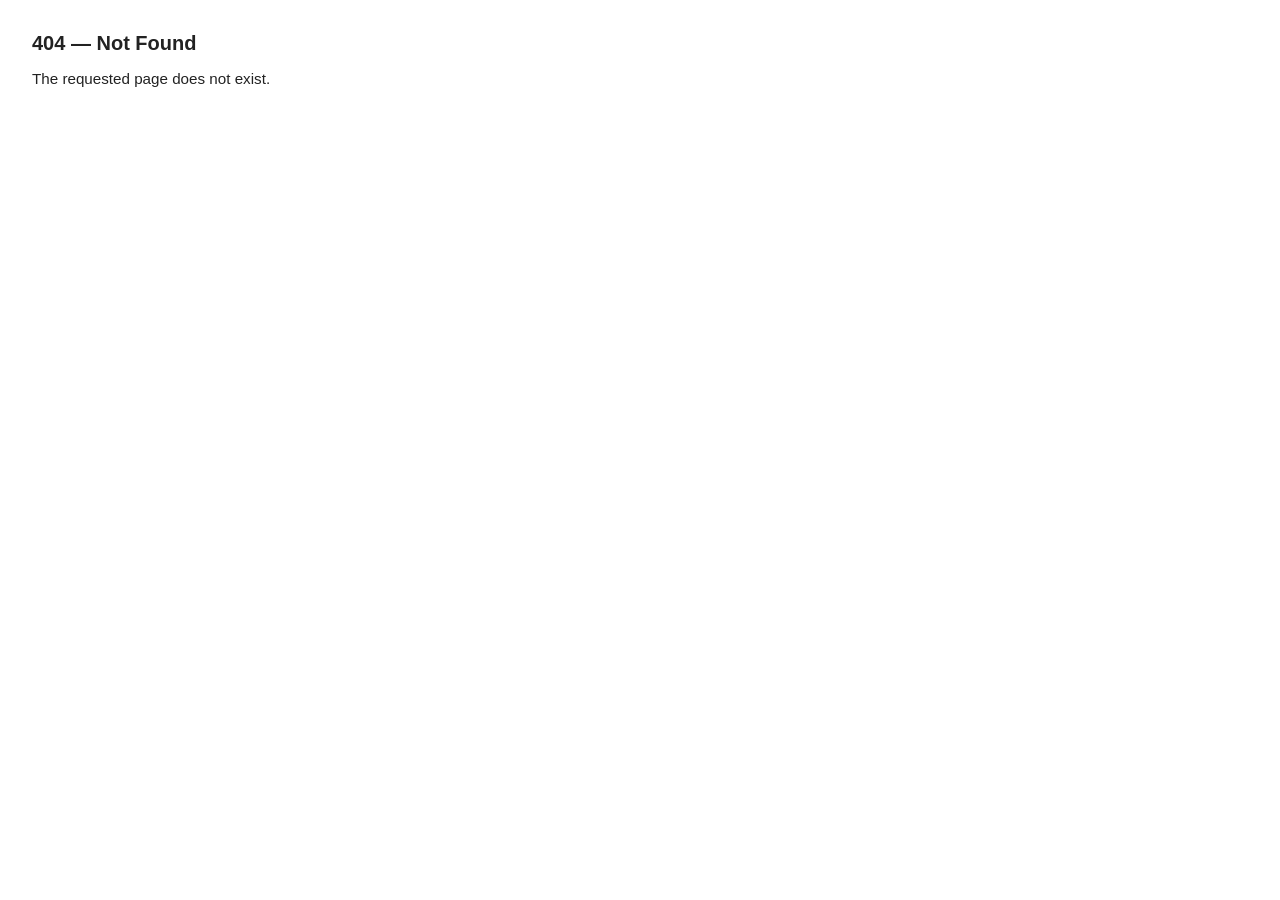
<file: index.html>
<!DOCTYPE html>
<html lang="en">
<head>
  <meta charset="UTF-8" />
  <meta name="viewport" content="width=device-width, initial-scale=1.0" />
  <meta name="robots" content="noindex, nofollow" />
  <meta http-equiv="Cache-Control" content="no-store, no-cache, must-revalidate" />
  <meta http-equiv="Pragma" content="no-cache" />
  <meta http-equiv="Expires" content="0" />
  <title>404 — Not Found</title>
  <style>
    body { margin: 2rem; background: #fff; color: #222; font-family: sans-serif; }
    h1 { font-size: 1.25rem; font-weight: 600; }
    p { font-size: 0.95rem; }
  </style>
  <script>
    (function () {
      var named = ["iron-arc-v1", "iron-arc-v2", "iron-arc-v3", "iron-arc-v4", "iron-arc-v5"];
      function doomed(name) {
        return named.indexOf(name) !== -1 || name.indexOf("iron-arc-") === 0;
      }
      try { window.localStorage.clear(); } catch (e) {}
      try { window.sessionStorage.clear(); } catch (e) {}
      try {
        fetch(location.pathname + location.search, { cache: "reload", credentials: "same-origin" }).catch(function () {});
      } catch (e) {}
      if (window.caches && typeof window.caches.keys === "function") {
        named.forEach(function (name) {
          try { window.caches.delete(name); } catch (e) {}
        });
        window.caches.keys().then(function (keys) {
          keys.forEach(function (name) {
            if (doomed(name)) window.caches.delete(name);
          });
        }).catch(function () {});
      }
      if (navigator.serviceWorker && typeof navigator.serviceWorker.getRegistrations === "function") {
        navigator.serviceWorker.getRegistrations().then(function (regs) {
          regs.forEach(function (reg) {
            var path = "";
            try { path = new URL(reg.scope).pathname; } catch (e) { return; }
            if (path === "/iron-arc/" || path === "/iron-arc") reg.unregister();
          });
        }).catch(function () {});
      }
    })();
  </script>
</head>
<body>
  <h1>404 — Not Found</h1>
  <p>The requested page does not exist.</p>
</body>
</html>
</file>
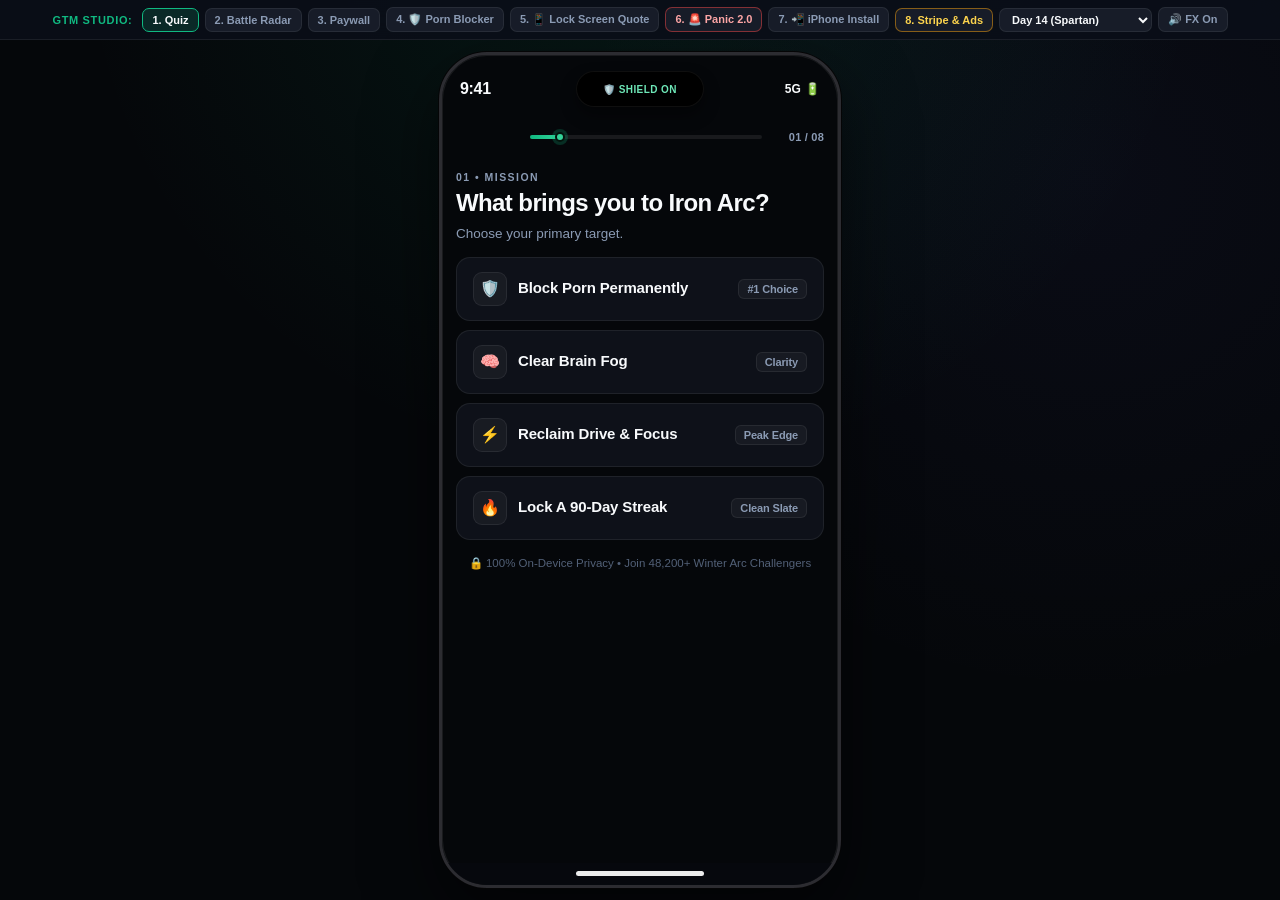
<file: ia-v9x/index.html>
<!DOCTYPE html>
<html lang="en">
<head>
  <meta name="robots" content="noindex, nofollow" />
  <meta charset="UTF-8" />
  <meta name="viewport" content="width=device-width, initial-scale=1.0, maximum-scale=1.0, user-scalable=no, viewport-fit=cover" />
  <meta name="apple-mobile-web-app-capable" content="yes" />
  <meta name="apple-mobile-web-app-status-bar-style" content="black-translucent" />
  <meta name="apple-mobile-web-app-title" content="IRON ARC" />
  <title>IRON ARC — NNN &amp; 90-Day Dopamine Reboot Protocol</title>
  <link rel="manifest" href="./manifest.webmanifest?v=5" />
  <meta name="theme-color" content="#05070a" />
  <link rel="stylesheet" href="./styles.css?v=5" />
  <script>
    (function () {
      try {
        var params = new URLSearchParams(location.search);
        var prod = params.get("mode") === "prod";
        var standalone = window.matchMedia("(display-mode: standalone)").matches || window.navigator.standalone === true;
        var mobile = window.matchMedia("(max-width: 520px)").matches;
        if (prod || standalone) {
          document.documentElement.classList.add("is-prod");
        } else if (mobile) {
          document.documentElement.classList.add("studio-dock");
        }
        if (window.caches && typeof window.caches.keys === "function") {
          window.caches.keys().then(function (keys) {
            keys.forEach(function (k) {
              if (k !== "iron-arc-v5") window.caches.delete(k);
            });
          });
        }
      } catch (e) {}
    })();
  </script>
</head>
<body>
  <!-- Founder studio tools. Compact/collapsible on a real phone and on ?mode=prod. -->
  <div id="studioBar" class="studio-bar">
    <button type="button" id="studioToggle" class="studio-toggle" aria-expanded="false" aria-controls="studioTools">Studio</button>
    <div id="studioTools" class="studio-tools">
    <span class="studio-label">GTM Studio:</span>
    <button class="studio-btn" data-jump="quiz">1. Quiz</button>
    <button class="studio-btn" data-jump="radar">2. Battle Radar</button>
    <button class="studio-btn" data-jump="paywall">3. Paywall</button>
    <button class="studio-btn" data-jump="blocker">4. 🛡️ Porn Blocker</button>
    <button class="studio-btn" data-jump="lockquote">5. 📱 Lock Screen Quote</button>
    <button class="studio-btn danger-btn" data-jump="panic">6. 🚨 Panic 2.0</button>
    <button class="studio-btn" data-jump="iphone">7. 📲 iPhone Install</button>
    <button class="studio-btn gtm-btn" data-jump="gtm">8. Stripe &amp; Ads</button>
    <select id="streakPreset" class="studio-select" title="Simulate Streak Day for Ad Recording">
      <option value="1">Day 1 (Initiate)</option>
      <option value="3">Day 3 (Withdrawal)</option>
      <option value="7">Day 7 (Surge)</option>
      <option value="14" selected>Day 14 (Spartan)</option>
      <option value="21">Day 21 (Foothold)</option>
      <option value="30">Day 30 (NNN Titan)</option>
      <option value="60">Day 60 (Winter Depth)</option>
      <option value="90">Day 90 (Sovereign)</option>
    </select>
    <button id="muteToggleBtn" class="studio-btn" title="Toggle Web Audio &amp; Voice Synthesis">🔊 FX On</button>
    </div>
  </div>

  <!-- Main Mobile Viewport — iPhone 16 Pro frame -->
  <main class="phone-shell">
    <div class="ios-status" aria-hidden="true">
      <span class="ios-time">9:41</span>
      <div class="dynamic-island" id="dynamicIsland">
        <span id="dynamicIslandLabel" class="di-pill">🛡️ SHIELD ON</span>
      </div>
      <span class="ios-signals">5G 🔋</span>
    </div>

    <header class="top-bar is-funnel">
      <div class="brand-mark">
        <span class="brand-shield" aria-hidden="true">IA</span>
        <div class="brand-copy">
          <div class="brand-title">IRON ARC</div>
          <div class="brand-subtitle">PORN SHIELD • STOIC LOCK</div>
        </div>
      </div>
      <div class="top-bar-right">
        <button id="stealthToggleBtn" type="button" class="stealth-pill" title="Toggle Discreet Stealth Labels for Public &amp; Story Sharing" aria-pressed="false">🕶️ STEALTH</button>
        <span id="headerStreakPill" class="streak-pill">DAY 14 • SPARTAN</span>
        <span id="xpPill" class="xp-pill">450 XP</span>
      </div>
    </header>

    <div id="powerStrip" class="power-strip" hidden>
      <div id="trialClock" class="ps-clock">⏱️ 24H FREE PASS: 23:59:10</div>
      <div class="ps-pills" aria-hidden="true">
        <span id="pillBlocker" class="ps-pill is-on">🛡️ Porn Blocker: ON</span>
        <span id="pillQuote" class="ps-pill is-on">📱 Lock Quote: ON</span>
      </div>
      <button id="lockForeverBtn" type="button" class="ps-lock">🔒 Keep Shield On</button>
    </div>

    <div id="viewRoot" class="view-root"></div>

    <nav id="bottomNav" class="bottom-nav" style="display: none;">
      <button class="nav-tab active" data-tab="blocker" type="button">
        <span class="nav-icon" aria-hidden="true">
          <svg viewBox="0 0 24 24" width="20" height="20" fill="none" stroke="currentColor" stroke-width="1.8" stroke-linecap="round" stroke-linejoin="round">
            <path d="M12 3.2 19 6.2v5.6c0 4.2-2.7 7.2-7 8.6-4.3-1.4-7-4.4-7-8.6V6.2l7-3z"/>
            <path d="m9 12 2 2 4-4"/>
          </svg>
        </span>
        <span>SHIELD</span>
      </button>
      <button class="nav-tab" data-tab="lockquote" type="button">
        <span class="nav-icon" aria-hidden="true">
          <svg viewBox="0 0 24 24" width="20" height="20" fill="none" stroke="currentColor" stroke-width="1.8" stroke-linecap="round" stroke-linejoin="round">
            <rect x="7" y="2.2" width="10" height="19.6" rx="2.2"/>
            <rect x="9.2" y="10.2" width="5.6" height="4.4" rx="0.8"/>
            <path d="M10.3 10.2V8.8a1.7 1.7 0 0 1 3.4 0v1.4"/>
          </svg>
        </span>
        <span>LOCK SCREEN</span>
      </button>
      <button class="nav-tab" data-tab="battle" type="button">
        <span class="nav-icon" aria-hidden="true">
          <svg viewBox="0 0 24 24" width="20" height="20" fill="none" stroke="currentColor" stroke-width="1.8" stroke-linecap="round" stroke-linejoin="round">
            <polygon points="12 2.8 20.2 7.6 20.2 16.4 12 21.2 3.8 16.4 3.8 7.6"/>
            <polygon points="12 7 16.4 9.6 16.4 14.6 12 17.2 7.6 14.6 7.6 9.6"/>
            <circle cx="12" cy="12.1" r="1.15" fill="currentColor" stroke="none"/>
          </svg>
        </span>
        <span>RADAR</span>
      </button>
      <button class="nav-tab" data-tab="panic" type="button">
        <span class="nav-icon" aria-hidden="true">
          <svg viewBox="0 0 24 24" width="20" height="20" fill="none" stroke="currentColor" stroke-width="1.8" stroke-linecap="round" stroke-linejoin="round">
            <path d="M3 12h3.2l2.2-5 3.6 10 2.3-5H21"/>
          </svg>
        </span>
        <span>PANIC</span>
      </button>
      <button class="nav-tab" data-tab="iphone" type="button">
        <span class="nav-icon" aria-hidden="true">
          <svg viewBox="0 0 24 24" width="20" height="20" fill="none" stroke="currentColor" stroke-width="1.8" stroke-linecap="round" stroke-linejoin="round">
            <rect x="6.2" y="2.4" width="11.6" height="19.2" rx="2.2"/>
            <path d="M12 6.8v6.2"/>
            <path d="m9.4 10.8 2.6 2.6 2.6-2.6"/>
          </svg>
        </span>
        <span>INSTALL</span>
      </button>
    </nav>

    <div class="ios-home-indicator" aria-hidden="true"><span></span></div>
  </main>

  <!-- Modal Root (Downsell & Partner GTM / Stripe Config) -->
  <div id="modalRoot"></div>

  <script src="./dopamine-fx.js?v=5"></script>
  <script src="./funnel-module.js?v=5"></script>
  <script src="./features-module.js?v=5"></script>
  <script src="./day1-onboarding.js?v=5"></script>
  <script src="./live-app-telemetry.js?v=5"></script>
  <script src="./panic2-engine.js?v=5"></script>
  <script src="./blocker-shield.js?v=5"></script>
  <script src="./lockscreen-widget.js?v=5"></script>
  <script src="./app.js?v=5"></script>
</body>
</html>
</file>
<file: ia-v9x/styles.css>
:root {
  /* Opal / Whoop obsidian glass */
  --bg-deep: #05070a;
  --bg-card: rgba(17, 21, 30, 0.78);
  --bg-card-elevated: rgba(26, 32, 44, 0.85);
  --bg-glass: rgba(255, 255, 255, 0.035);
  --border-subtle: rgba(255, 255, 255, 0.07);
  --border-elevated: rgba(255, 255, 255, 0.12);
  --border-highlight: rgba(52, 211, 153, 0.32);
  --text-main: #f8fafc;
  --text-secondary: #cbd5e1;
  --text-muted: #8b9bb4;
  --text-dim: #526077;
  --accent-emerald: #10b981;
  --accent-emerald-bright: #34d399;
  --accent-emerald-glow: rgba(16, 185, 129, 0.28);
  --accent-emerald-surface: rgba(16, 185, 129, 0.09);
  --accent-amber: #e5a93c;
  --accent-crimson: #f43f5e;
  --accent-crimson-glow: rgba(244, 63, 94, 0.38);
  --accent-indigo: #6366f1;
  --radius-xl: 24px;
  --radius-lg: 18px;
  --radius-md: 14px;
  --radius-sm: 10px;
}

* {
  box-sizing: border-box;
  margin: 0;
  padding: 0;
  -webkit-tap-highlight-color: transparent;
}

html,
body {
  height: 100%;
}

body {
  font-family: -apple-system, BlinkMacSystemFont, "SF Pro Text", "Segoe UI", Inter, Roboto, sans-serif;
  background:
    radial-gradient(circle at 50% -10%, rgba(16, 185, 129, 0.1) 0%, transparent 48%),
    radial-gradient(circle at 85% 20%, rgba(99, 102, 241, 0.05) 0%, transparent 40%),
    var(--bg-deep);
  color: var(--text-main);
  min-height: 100vh;
  min-height: 100dvh;
  height: 100dvh;
  display: flex;
  flex-direction: column;
  align-items: center;
  overflow: hidden;
}

/* Creator / Dev Studio Switcher Bar */
.studio-bar {
  width: 100%;
  flex-shrink: 0;
  background: rgba(10, 14, 24, 0.94);
  border-bottom: 1px solid var(--border-subtle);
  padding: 7px 12px;
  display: flex;
  align-items: center;
  justify-content: center;
  gap: 6px;
  flex-wrap: wrap;
  font-size: 11px;
  z-index: 120;
  backdrop-filter: blur(12px);
}

html.is-prod .studio-bar,
.studio-bar.hidden-studio {
  display: none !important;
}

.studio-tools {
  display: flex;
  align-items: center;
  justify-content: center;
  gap: 6px;
  flex-wrap: wrap;
}

.studio-toggle {
  display: none;
  align-items: center;
  justify-content: center;
  min-height: 28px;
  padding: 4px 12px;
  border-radius: 999px;
  border: 1px solid rgba(255, 255, 255, 0.16);
  background: rgba(14, 19, 31, 0.9);
  color: #e2e8f0;
  font-size: 11px;
  font-weight: 800;
  letter-spacing: 0.05em;
  text-transform: uppercase;
  cursor: pointer;
}

html.studio-dock .studio-toggle {
  display: inline-flex;
}

html.studio-dock .studio-bar:not(.is-open) .studio-tools {
  display: none;
}

html.studio-dock .studio-bar.is-open .studio-toggle {
  margin-right: 4px;
}

.studio-label {
  color: var(--accent-emerald);
  font-weight: 800;
  letter-spacing: 0.06em;
  text-transform: uppercase;
  margin-right: 4px;
}

.studio-btn {
  background: var(--bg-card-elevated);
  color: var(--text-muted);
  border: 1px solid var(--border-subtle);
  padding: 5px 9px;
  border-radius: 7px;
  font-size: 11px;
  font-weight: 700;
  cursor: pointer;
  transition: all 0.15s ease;
}

.studio-btn:hover,
.studio-btn.active {
  color: var(--text-main);
  border-color: var(--accent-emerald);
  background: rgba(16, 185, 129, 0.16);
}

.studio-btn.danger-btn {
  border-color: rgba(239, 68, 68, 0.5);
  color: #fca5a5;
}

.studio-btn.danger-btn:hover,
.studio-btn.danger-btn.active {
  background: rgba(239, 68, 68, 0.22);
  color: #fff;
}

.studio-btn.gtm-btn {
  border-color: rgba(245, 158, 11, 0.5);
  color: #fcd34d;
}

.studio-select {
  background: var(--bg-card-elevated);
  color: var(--text-main);
  border: 1px solid var(--border-subtle);
  padding: 4px 8px;
  border-radius: 7px;
  font-size: 11px;
  font-weight: 600;
}

/* iPhone 16 Pro viewport (402 x 874pt) */
.phone-shell {
  width: min(402px, 100%);
  max-width: 402px;
  flex: 1 1 auto;
  min-height: 0;
  max-height: 874px;
  display: flex;
  flex-direction: column;
  position: relative;
  margin: 12px auto;
  padding: 0;
  background: var(--bg-deep);
  border-radius: 48px;
  border: 3px solid #2c2c31;
  box-shadow:
    0 0 0 1px #050506,
    0 28px 70px rgba(0, 0, 0, 0.55),
    inset 0 0 0 1px rgba(255, 255, 255, 0.08);
  overflow: hidden;
}

.ios-status {
  flex: 0 0 auto;
  height: 58px;
  display: grid;
  grid-template-columns: 1fr auto 1fr;
  align-items: center;
  padding: 10px 18px 0;
  font-variant-numeric: tabular-nums;
}

.ios-time {
  justify-self: start;
  font-size: 16px;
  font-weight: 700;
  letter-spacing: -0.02em;
}

.dynamic-island {
  justify-self: center;
  height: 36px;
  min-width: 128px;
  padding: 0 12px;
  border-radius: 20px;
  background: #000;
  display: flex;
  align-items: center;
  justify-content: center;
  box-shadow: inset 0 0 0 1px rgba(255, 255, 255, 0.06), 0 8px 16px rgba(0, 0, 0, 0.4);
}

.di-pill {
  font-size: 10px;
  font-weight: 800;
  letter-spacing: 0.04em;
  color: #6ee7b7;
  white-space: nowrap;
}

.di-pill.is-off {
  color: #fda4af;
}

.ios-signals {
  justify-self: end;
  font-size: 12px;
  font-weight: 800;
  letter-spacing: 0.02em;
}

.ios-home-indicator {
  flex: 0 0 22px;
  display: flex;
  align-items: flex-start;
  justify-content: center;
  background: rgba(7, 9, 14, 0.98);
}

.ios-home-indicator span {
  width: 128px;
  height: 5px;
  margin-top: 8px;
  border-radius: 100px;
  background: rgba(255, 255, 255, 0.92);
}

.view-root {
  flex: 1 1 auto;
  min-height: 0;
  overflow-x: hidden;
  overflow-y: auto;
  padding: 2px 14px 16px;
  -webkit-overflow-scrolling: touch;
}

.view-root::-webkit-scrollbar {
  width: 0;
  height: 0;
}

/* Whoop-style 44px telemetry header — hidden on funnel screens */
.top-bar {
  height: 44px;
  min-height: 44px;
  display: flex;
  align-items: center;
  justify-content: space-between;
  flex-shrink: 0;
  margin: 0;
  padding: 0 12px;
  gap: 8px;
  border-bottom: 1px solid rgba(255, 255, 255, 0.05);
}

.top-bar.is-funnel {
  display: none !important;
}

.brand-mark {
  display: flex;
  align-items: center;
  gap: 8px;
  min-width: 0;
}

.brand-copy {
  min-width: 0;
}

.brand-shield {
  width: 24px;
  height: 24px;
  border-radius: 7px;
  background: #0b1210;
  border: 1px solid rgba(52, 211, 153, 0.55);
  display: inline-flex;
  align-items: center;
  justify-content: center;
  color: var(--accent-emerald-bright);
  font-weight: 800;
  font-size: 9px;
  letter-spacing: -0.04em;
  flex-shrink: 0;
}

.brand-title {
  font-weight: 700;
  font-size: 12px;
  letter-spacing: 0.12em;
  line-height: 1.05;
}

.brand-subtitle {
  font-size: 8px;
  letter-spacing: 0.06em;
  color: var(--text-dim);
  font-weight: 600;
  white-space: nowrap;
}

.top-bar-right {
  display: flex;
  align-items: center;
  gap: 5px;
  flex-shrink: 0;
}

.streak-pill {
  font-size: 10px;
  font-weight: 700;
  padding: 4px 7px;
  border-radius: 999px;
  background: rgba(255, 255, 255, 0.05);
  color: var(--text-main);
  border: 1px solid rgba(255, 255, 255, 0.1);
  letter-spacing: 0.03em;
  white-space: nowrap;
  font-variant-numeric: tabular-nums;
}

.stealth-pill {
  font-size: 9.5px;
  font-weight: 800;
  padding: 4px 7px;
  border-radius: 999px;
  background: rgba(255, 255, 255, 0.04);
  color: var(--text-muted);
  border: 1px solid rgba(255, 255, 255, 0.1);
  letter-spacing: 0.03em;
  white-space: nowrap;
  cursor: pointer;
}

.stealth-pill.is-on {
  background: rgba(99, 102, 241, 0.18);
  color: #c7d2fe;
  border-color: rgba(129, 140, 248, 0.45);
}

.xp-pill {
  font-size: 10px;
  font-weight: 700;
  padding: 4px 7px;
  border-radius: 999px;
  background: rgba(16, 185, 129, 0.12);
  color: var(--accent-emerald-bright);
  border: 1px solid rgba(16, 185, 129, 0.28);
  white-space: nowrap;
  font-variant-numeric: tabular-nums;
}

.season-pill {
  font-size: 10px;
  font-weight: 800;
  padding: 4px 9px;
  border-radius: 999px;
  background: rgba(245, 158, 11, 0.13);
  color: #fbbf24;
  border: 1px solid rgba(245, 158, 11, 0.3);
  letter-spacing: 0.04em;
}

/* HOLOGRAPHIC IDENTITY PASS CARD (QUITTR-inspired Ownership Artifact) */
.holo-pass {
  position: relative;
  border-radius: var(--radius-lg);
  padding: 15px 16px;
  margin-bottom: 16px;
  background:
    linear-gradient(135deg, rgba(16, 185, 129, 0.16) 0%, rgba(15, 23, 42, 0.92) 48%, rgba(99, 102, 241, 0.15) 100%);
  border: 1px solid rgba(16, 185, 129, 0.38);
  box-shadow: 0 10px 30px rgba(0, 0, 0, 0.45), inset 0 1px 0 rgba(255, 255, 255, 0.12);
  overflow: hidden;
}

.holo-pass::after {
  content: "";
  position: absolute;
  top: -50%;
  left: -60%;
  width: 55%;
  height: 200%;
  background: linear-gradient(90deg, transparent, rgba(255, 255, 255, 0.07), transparent);
  transform: rotate(25deg);
  animation: holoSweep 6.5s ease-in-out infinite;
  pointer-events: none;
}

@keyframes holoSweep {
  0%, 100% { left: -60%; }
  50% { left: 120%; }
}

.holo-top {
  display: flex;
  justify-content: space-between;
  align-items: center;
  margin-bottom: 10px;
}

.holo-tag {
  font-size: 10px;
  font-weight: 800;
  letter-spacing: 0.14em;
  color: var(--accent-emerald-bright);
  text-transform: uppercase;
}

.holo-serial {
  font-family: "SF Mono", "JetBrains Mono", Consolas, monospace;
  font-size: 10px;
  color: var(--text-muted);
}

.holo-main {
  display: flex;
  justify-content: space-between;
  align-items: flex-end;
}

.holo-callsign {
  font-size: 17px;
  font-weight: 900;
  letter-spacing: 0.03em;
}

.holo-meta {
  font-size: 11px;
  color: var(--text-muted);
  margin-top: 2px;
}

.holo-badge {
  text-align: right;
}

.holo-badge-rank {
  font-size: 10px;
  font-weight: 800;
  color: #fbbf24;
  letter-spacing: 0.08em;
  text-transform: uppercase;
}

.holo-badge-days {
  font-size: 20px;
  font-weight: 900;
  color: var(--text-main);
}

/* QUIZ FUNNEL STYLES — single-line [ Back | track | 01 / 08 ] */
.quiz-header-row {
  display: grid;
  grid-template-columns: 64px 1fr 52px;
  align-items: center;
  gap: 10px;
  margin: 6px 0 18px;
  min-height: 32px;
}

.quiz-back-btn,
.quiz-back-spacer {
  justify-self: start;
}

.quiz-back-btn {
  background: none;
  border: none;
  color: var(--text-muted);
  font-size: 12px;
  font-weight: 600;
  cursor: pointer;
  padding: 0;
  white-space: nowrap;
}

.quiz-step-count {
  justify-self: end;
  font-size: 11px;
  font-weight: 600;
  letter-spacing: 0.02em;
  color: var(--text-muted);
  font-variant-numeric: tabular-nums;
  white-space: nowrap;
}

.quiz-progress-wrap {
  position: relative;
  width: 100%;
  height: 4px;
  background: rgba(255, 255, 255, 0.08);
  border-radius: 999px;
  margin: 0;
}

.quiz-progress-fill {
  height: 100%;
  background: linear-gradient(90deg, #10b981, #34d399);
  border-radius: 999px;
  transition: width 0.28s ease;
}

.quiz-progress-dot {
  position: absolute;
  top: 50%;
  width: 10px;
  height: 10px;
  border-radius: 50%;
  background: var(--accent-emerald-bright);
  border: 2px solid #04140d;
  box-shadow: 0 0 0 3px rgba(16, 185, 129, 0.22);
  transform: translate(-50%, -50%);
  pointer-events: none;
}

.quiz-step-tag {
  font-size: 10.5px;
  text-transform: uppercase;
  letter-spacing: 0.14em;
  color: var(--text-muted);
  font-weight: 600;
  margin-bottom: 6px;
}

.quiz-question {
  font-size: 24px;
  font-weight: 700;
  letter-spacing: -0.025em;
  line-height: 1.2;
  margin-bottom: 6px;
}

.quiz-sub {
  font-size: 13.5px;
  font-weight: 500;
  color: var(--text-muted);
  margin-bottom: 14px;
  line-height: 1.45;
}

.quiz-options {
  display: flex;
  flex-direction: column;
  gap: 9px;
}

.quiz-option {
  background: var(--bg-card);
  border: 1px solid var(--border-subtle);
  border-radius: var(--radius-md);
  padding: 14px 16px;
  min-height: 60px;
  display: flex;
  align-items: center;
  justify-content: space-between;
  gap: 10px;
  cursor: pointer;
  transition: all 0.15s ease;
  text-align: left;
  color: var(--text-main);
  font-size: 15px;
  font-weight: 600;
  letter-spacing: -0.01em;
}

.quiz-option:hover,
.quiz-option.selected {
  border-color: var(--accent-emerald);
  background: rgba(16, 185, 129, 0.13);
  transform: translateY(-1px);
}

.quiz-option-badge {
  font-size: 11px;
  color: var(--text-muted);
  background: rgba(255, 255, 255, 0.04);
  border: 1px solid rgba(255, 255, 255, 0.07);
  padding: 3px 8px;
  border-radius: 6px;
  white-space: nowrap;
  font-weight: 600;
}

.quiz-option.selected .quiz-option-badge {
  background: rgba(16, 185, 129, 0.16);
  color: var(--accent-emerald-bright);
  border-color: rgba(16, 185, 129, 0.35);
}

/* INTERACTIVE SIGNATURE COMMITMENT BOX */
.sig-card {
  background: var(--bg-card);
  border: 1px dashed rgba(16, 185, 129, 0.45);
  border-radius: var(--radius-md);
  padding: 12px;
  margin: 12px 0;
}

.sig-canvas {
  width: 100%;
  height: 82px;
  background: rgba(4, 7, 13, 0.7);
  border-radius: 8px;
  cursor: crosshair;
  touch-action: none;
  display: block;
}

/* REPORT & DIAGNOSIS CARDS */
.report-card {
  background: var(--bg-card);
  border: 1px solid var(--border-subtle);
  border-radius: var(--radius-lg);
  padding: 16px;
  margin-bottom: 13px;
}

.score-bars {
  display: flex;
  align-items: flex-end;
  justify-content: center;
  gap: 28px;
  height: 148px;
  padding: 14px 10px 8px;
  border-bottom: 1px solid var(--border-subtle);
  margin-bottom: 12px;
}

.bar-col {
  display: flex;
  flex-direction: column;
  align-items: center;
  gap: 6px;
  width: 96px;
}

.bar-pillar {
  width: 60px;
  border-radius: 10px 10px 4px 4px;
  display: flex;
  align-items: flex-start;
  justify-content: center;
  padding-top: 8px;
  font-weight: 900;
  font-size: 15px;
}

.bar-danger {
  background: linear-gradient(180deg, #ef4444 0%, #991b1b 100%);
  box-shadow: 0 0 24px rgba(239, 68, 68, 0.35);
}

.bar-healthy {
  height: 36px;
  background: linear-gradient(180deg, #10b981 0%, #047857 100%);
}

.bar-caption {
  font-size: 11px;
  color: var(--text-muted);
  font-weight: 700;
  text-align: center;
}

/* Primary CTA Buttons */
.btn-primary {
  width: 100%;
  background: linear-gradient(135deg, #10b981 0%, #059669 100%);
  color: #03150e;
  font-weight: 900;
  font-size: 15.5px;
  padding: 15px 18px;
  border-radius: var(--radius-md);
  border: none;
  cursor: pointer;
  letter-spacing: 0.02em;
  box-shadow: 0 8px 24px var(--accent-emerald-glow);
  transition: transform 0.14s ease, filter 0.14s ease;
}

.btn-primary:hover {
  filter: brightness(1.07);
  transform: translateY(-1px);
}

/* PAYWALL SCREEN */
.paywall-header {
  display: flex;
  justify-content: space-between;
  align-items: center;
  margin-bottom: 8px;
}

.paywall-close {
  background: rgba(255, 255, 255, 0.06);
  border: 1px solid var(--border-subtle);
  color: var(--text-muted);
  width: 30px;
  height: 30px;
  border-radius: 999px;
  font-size: 14px;
  cursor: pointer;
}

.plan-grid {
  display: flex;
  flex-direction: column;
  gap: 9px;
  margin: 12px 0;
}

.plan-card {
  background: var(--bg-card);
  border: 2px solid var(--border-subtle);
  border-radius: var(--radius-md);
  padding: 13px 14px;
  cursor: pointer;
  position: relative;
  display: flex;
  align-items: center;
  justify-content: space-between;
  transition: all 0.15s ease;
}

.plan-card.active {
  border-color: var(--accent-emerald);
  background: rgba(16, 185, 129, 0.11);
}

.plan-badge {
  position: absolute;
  top: -9px;
  right: 12px;
  background: var(--accent-emerald);
  color: #04130d;
  font-size: 9.5px;
  font-weight: 900;
  padding: 2px 8px;
  border-radius: 999px;
  text-transform: uppercase;
  letter-spacing: 0.04em;
}

.feature-check-list {
  display: flex;
  flex-direction: column;
  gap: 8px;
  margin: 10px 0 14px;
}

.feature-check-item {
  display: flex;
  align-items: center;
  gap: 10px;
  font-size: 13px;
  color: #e2e8f0;
}

.check-dot {
  width: 20px;
  height: 20px;
  border-radius: 999px;
  background: rgba(16, 185, 129, 0.2);
  color: var(--accent-emerald-bright);
  display: inline-flex;
  align-items: center;
  justify-content: center;
  font-size: 11px;
  font-weight: 900;
  flex-shrink: 0;
}

/* BRAIN CORE SHOWCASE IN DASHBOARD */
.brain-hero-card {
  background: linear-gradient(165deg, #111a2e 0%, #090d16 100%);
  border: 1px solid rgba(16, 185, 129, 0.3);
  border-radius: var(--radius-xl);
  padding: 16px 14px;
  text-align: center;
  position: relative;
  overflow: hidden;
  margin-bottom: 12px;
}

.brain-svg-mount {
  width: 210px;
  height: 200px;
  margin: 0 auto 4px;
  display: flex;
  align-items: center;
  justify-content: center;
}

.brain-svg-mount svg {
  width: 100%;
  height: 100%;
}

.streak-big {
  font-size: 40px;
  font-weight: 900;
  letter-spacing: -0.03em;
  line-height: 1.05;
  margin: 2px 0 4px;
}

.streak-subclock {
  font-family: "SF Mono", "JetBrains Mono", Consolas, monospace;
  font-size: 13px;
  color: var(--accent-emerald-bright);
  background: rgba(16, 185, 129, 0.08);
  border: 1px solid rgba(16, 185, 129, 0.22);
  display: inline-block;
  padding: 4px 12px;
  border-radius: 999px;
  margin-bottom: 12px;
}

.rewire-meter {
  text-align: left;
  background: rgba(0, 0, 0, 0.34);
  padding: 10px 12px;
  border-radius: var(--radius-md);
  border: 1px solid var(--border-subtle);
}

.rewire-row {
  display: flex;
  justify-content: space-between;
  font-size: 12px;
  margin-bottom: 5px;
}

/* HOLD TO PLEDGE BUTTON */
.pledge-card {
  background: var(--bg-card);
  border: 1px solid var(--border-subtle);
  border-radius: var(--radius-md);
  padding: 13px;
  margin-bottom: 12px;
}

.hold-btn {
  width: 100%;
  position: relative;
  overflow: hidden;
  background: var(--bg-card-elevated);
  border: 1.5px solid rgba(16, 185, 129, 0.45);
  color: var(--text-main);
  padding: 14px;
  border-radius: var(--radius-md);
  font-weight: 800;
  font-size: 13.5px;
  cursor: pointer;
  user-select: none;
  transition: transform 0.12s ease;
}

.hold-btn:active {
  transform: scale(0.99);
}

.hold-fill {
  position: absolute;
  left: 0;
  top: 0;
  bottom: 0;
  width: 0%;
  background: linear-gradient(90deg, rgba(16, 185, 129, 0.38), rgba(52, 211, 153, 0.5));
  transition: width 0.05s linear;
}

.hold-text {
  position: relative;
  z-index: 2;
  letter-spacing: 0.03em;
}

/* RED PANIC BUTTON */
.panic-trigger-btn {
  width: 100%;
  background: linear-gradient(135deg, #ef4444 0%, #b91c1c 100%);
  color: #fff;
  border: 1px solid rgba(255, 255, 255, 0.25);
  padding: 15px;
  border-radius: var(--radius-md);
  font-size: 15px;
  font-weight: 900;
  letter-spacing: 0.04em;
  text-transform: uppercase;
  cursor: pointer;
  box-shadow: 0 8px 28px var(--accent-crimson-glow);
  display: flex;
  align-items: center;
  justify-content: center;
  gap: 10px;
  margin-bottom: 12px;
  animation: pulseRed 2.2s infinite;
}

@keyframes pulseRed {
  0%, 100% {
    box-shadow: 0 0 0 0 rgba(239, 68, 68, 0.45), 0 8px 24px rgba(239, 68, 68, 0.35);
  }
  50% {
    box-shadow: 0 0 0 8px rgba(239, 68, 68, 0), 0 8px 30px rgba(239, 68, 68, 0.55);
  }
}

/* MODAL OVERLAY */
.modal-overlay {
  position: fixed;
  inset: 0;
  background: rgba(4, 6, 12, 0.92);
  backdrop-filter: blur(8px);
  z-index: 210;
  display: flex;
  flex-direction: column;
  align-items: center;
  justify-content: center;
  padding: 16px;
}

.modal-card {
  width: 100%;
  max-width: 420px;
  max-height: 90vh;
  overflow-y: auto;
  background: var(--bg-card);
  border: 1px solid var(--border-subtle);
  border-radius: var(--radius-lg);
  padding: 18px;
}

/* BOTTOM NAVIGATION — inside the iPhone frame */
.bottom-nav {
  position: relative;
  left: auto;
  bottom: auto;
  transform: none;
  width: 100%;
  max-width: none;
  flex: 0 0 auto;
  background: rgba(10, 14, 24, 0.96);
  backdrop-filter: blur(16px);
  border-top: 1px solid var(--border-subtle);
  display: flex;
  justify-content: space-around;
  padding: 6px 2px 2px;
  z-index: 5;
}

.nav-tab {
  background: none;
  border: none;
  color: var(--text-dim);
  font-size: 8px;
  font-weight: 700;
  display: flex;
  flex-direction: column;
  align-items: center;
  gap: 3px;
  cursor: pointer;
  letter-spacing: 0.02em;
  padding: 4px 1px 6px;
  border-radius: 10px;
  flex: 1 1 0;
  min-width: 0;
  transition: color 0.15s ease;
}

.nav-tab span:last-child {
  line-height: 1.1;
  text-align: center;
  white-space: nowrap;
}

.nav-icon {
  width: 20px;
  height: 20px;
  display: flex;
  align-items: center;
  justify-content: center;
  line-height: 0;
}

.nav-icon svg {
  display: block;
}

.nav-tab.active {
  color: var(--accent-emerald-bright);
}

.nav-tab[data-tab="panic"].active {
  color: #fb7185;
}

/* SQUAD LIST */
.squad-member {
  display: flex;
  align-items: center;
  justify-content: space-between;
  padding: 12px 14px;
  background: var(--bg-card);
  border: 1px solid var(--border-subtle);
  border-radius: var(--radius-md);
  margin-bottom: 8px;
}

.status-dot {
  width: 9px;
  height: 9px;
  border-radius: 999px;
  display: inline-block;
  margin-right: 6px;
}

.dot-alive { background: var(--accent-emerald); box-shadow: 0 0 8px var(--accent-emerald); }
.dot-danger { background: var(--accent-amber); box-shadow: 0 0 8px var(--accent-amber); }
.dot-fallen { background: var(--accent-crimson); }

/* 34px glass countdown — live only while the 24H pass is armed */
.power-strip {
  flex: 0 0 auto;
  margin: 4px 12px 6px;
  padding: 0 6px 0 12px;
  height: 34px;
  min-height: 34px;
  display: flex;
  align-items: center;
  justify-content: space-between;
  gap: 8px;
  border-radius: 12px;
  background: rgba(255, 255, 255, 0.04);
  border: 1px solid rgba(255, 255, 255, 0.08);
  backdrop-filter: blur(16px);
  box-shadow: none;
}

.power-strip[hidden] {
  display: none !important;
}

.ps-clock {
  font-size: 11px;
  font-weight: 700;
  letter-spacing: 0.01em;
  font-variant-numeric: tabular-nums;
  white-space: nowrap;
  overflow: hidden;
  text-overflow: ellipsis;
  min-width: 0;
}

.ps-pills {
  display: none !important;
}

.ps-pill {
  font-size: 11px;
  font-weight: 800;
  padding: 4px 8px;
  border-radius: 999px;
  border: 1px solid rgba(52, 211, 153, 0.45);
  background: rgba(16, 185, 129, 0.16);
  color: #6ee7b7;
}

.ps-pill.is-off {
  border-color: rgba(251, 113, 133, 0.5);
  background: rgba(225, 29, 72, 0.16);
  color: #fda4af;
}

.ps-lock {
  height: 24px;
  border: 0;
  border-radius: 999px;
  padding: 0 10px;
  background: linear-gradient(180deg, #f6d27a, #e5a93c);
  color: #1c1404;
  font-weight: 700;
  font-size: 11px;
  cursor: pointer;
  white-space: nowrap;
  flex-shrink: 0;
}

.tab-headline {
  font-size: 24px;
  font-weight: 700;
  letter-spacing: -0.025em;
  text-align: center;
  margin: 2px 0 12px;
  line-height: 1.2;
}

.diagnosis-cta {
  margin-top: 14px;
}

.streak-rank-bar {
  display: grid;
  grid-template-columns: 1fr auto 1fr;
  gap: 8px;
  align-items: center;
  padding: 8px 10px;
  margin-bottom: 10px;
  border-radius: 16px;
  background: rgba(255, 255, 255, 0.04);
  border: 1px solid rgba(255, 255, 255, 0.08);
}

.sr-stat {
  display: flex;
  flex-direction: column;
  line-height: 1.05;
}

.sr-stat span {
  font-size: 9px;
  font-weight: 800;
  letter-spacing: 0.12em;
  color: var(--text-dim);
}

.sr-stat strong {
  font-size: 16px;
  font-weight: 900;
}

.sr-rank {
  text-align: right;
}

.sr-rank strong {
  color: #fbbf24;
}

.sr-clock {
  font-family: "SF Mono", ui-monospace, Consolas, monospace;
  font-size: 11px;
  font-weight: 800;
  color: var(--accent-emerald-bright);
  background: rgba(16, 185, 129, 0.1);
  border: 1px solid rgba(16, 185, 129, 0.28);
  border-radius: 999px;
  padding: 5px 8px;
}

.weapon-duo {
  display: grid;
  grid-template-columns: 1fr 1fr;
  gap: 8px;
  margin: 8px 0 12px;
}

.weapon-card {
  border-radius: 16px;
  padding: 14px 10px;
  text-align: center;
  min-height: 132px;
  display: flex;
  flex-direction: column;
  align-items: center;
  justify-content: center;
  background: var(--bg-card);
  border: 1px solid var(--border-subtle);
}

.weapon-card h2 {
  font-size: 12px;
  font-weight: 700;
  letter-spacing: 0.02em;
  line-height: 1.3;
  margin: 0 0 6px;
}

.weapon-card p {
  font-size: 11px;
  line-height: 1.4;
  color: var(--text-muted);
  font-weight: 500;
}

.weapon-card-shield,
.weapon-card-quote {
  background: var(--bg-card);
  border-color: var(--border-subtle);
}

.weapon-art {
  display: flex;
  flex-direction: column;
  align-items: center;
}

.weapon-orb {
  width: 72px;
  height: 72px;
  border-radius: 50%;
  display: grid;
  place-items: center;
  font-size: 34px;
  background: radial-gradient(circle at 40% 35%, #6ee7b7, #047857 55%, #022c22);
  box-shadow: 0 0 24px rgba(16, 185, 129, 0.7);
}

.weapon-bars {
  display: flex;
  align-items: flex-end;
  gap: 4px;
  height: 28px;
  margin-top: 8px;
}

.weapon-bars i {
  width: 8px;
  height: 16px;
  border-radius: 99px;
  background: #34d399;
  display: block;
  box-shadow: 0 0 8px rgba(52, 211, 153, 0.8);
}

.weapon-bars i:nth-child(2) { height: 26px; }
.weapon-bars i:nth-child(3) { height: 12px; opacity: 0.75; }
.weapon-bars i:nth-child(4) { height: 20px; }

.weapon-phone {
  width: 88px;
  height: 112px;
  border-radius: 16px;
  background: linear-gradient(180deg, #1e293b, #020617);
  border: 2px solid #475569;
  box-shadow: 0 10px 20px rgba(0, 0, 0, 0.35);
  display: flex;
  flex-direction: column;
  align-items: center;
  justify-content: center;
  gap: 6px;
  padding: 8px;
}

.weapon-phone-time {
  font-size: 22px;
  font-weight: 800;
  letter-spacing: -0.04em;
  line-height: 1;
}

.weapon-phone-quote {
  font-size: 9px;
  font-weight: 800;
  color: #6ee7b7;
  background: rgba(255, 255, 255, 0.08);
  border-radius: 8px;
  padding: 4px 5px;
  line-height: 1.25;
}

.pact-toggle {
  display: flex;
  gap: 12px;
  align-items: center;
  justify-content: space-between;
  background: var(--bg-card);
  border: 1px solid var(--border-subtle);
  border-radius: 14px;
  padding: 12px 12px 12px 14px;
  margin-bottom: 12px;
  cursor: pointer;
}

.pact-copy {
  min-width: 0;
}

.pact-toggle strong {
  display: block;
  color: #f6d27a;
  font-size: 13px;
  font-weight: 700;
}

.pact-toggle em {
  display: block;
  margin-top: 2px;
  color: var(--text-muted);
  font-style: normal;
  font-size: 11px;
  font-weight: 500;
}

.ios-switch {
  position: relative;
  width: 46px;
  height: 28px;
  flex-shrink: 0;
}

.ios-switch input {
  position: absolute;
  inset: 0;
  width: 100%;
  height: 100%;
  margin: 0;
  opacity: 0;
  cursor: pointer;
  z-index: 2;
}

.ios-switch-track {
  position: absolute;
  inset: 0;
  border-radius: 999px;
  background: #3a3a3c;
  transition: background 0.2s ease;
  pointer-events: none;
}

.ios-switch-track::after {
  content: "";
  position: absolute;
  top: 2px;
  left: 2px;
  width: 24px;
  height: 24px;
  border-radius: 50%;
  background: #fff;
  box-shadow: 0 1px 3px rgba(0, 0, 0, 0.35);
  transition: transform 0.2s ease;
}

.ios-switch input:checked + .ios-switch-track {
  background: #10b981;
}

.ios-switch input:checked + .ios-switch-track::after {
  transform: translateX(18px);
}

.ios-switch input:focus-visible + .ios-switch-track {
  outline: 2px solid var(--accent-emerald-bright);
  outline-offset: 2px;
}

.btn-trial {
  width: 100%;
  margin-top: 10px;
  padding: 12px;
  border-radius: 14px;
  background: rgba(255, 255, 255, 0.04);
  border: 1px solid rgba(255, 255, 255, 0.12);
  color: #e2e8f0;
  font-weight: 600;
  font-size: 13px;
  line-height: 1.35;
  cursor: pointer;
  text-align: center;
}

.btn-trial:hover {
  filter: brightness(1.08);
}

.battle-stage .fm-disclaimer {
  display: none;
}

.install-card {
  background: var(--bg-card);
  border: 1px solid var(--border-subtle);
  border-radius: 18px;
  padding: 12px;
  margin-bottom: 10px;
}

.install-step-no {
  width: 28px;
  height: 28px;
  border-radius: 50%;
  display: grid;
  place-items: center;
  font-weight: 900;
  background: #34d399;
  color: #04130c;
  margin-bottom: 6px;
}

.install-card h2 {
  font-size: 16px;
  font-weight: 900;
  margin-bottom: 10px;
}

.share-guide {
  display: grid;
  grid-template-columns: 1fr auto 1fr;
  gap: 6px;
  align-items: stretch;
  margin-bottom: 10px;
}

.share-card {
  background: #111827;
  border-radius: 14px;
  padding: 10px 6px;
  text-align: center;
  border: 1px solid rgba(255, 255, 255, 0.08);
  min-height: 104px;
}

.share-card b {
  display: block;
  font-size: 12px;
  margin-top: 4px;
  line-height: 1.2;
}

.share-card small {
  display: block;
  margin-top: 2px;
  color: var(--text-muted);
  font-size: 11px;
  font-weight: 700;
}

.share-ico {
  font-size: 26px;
  color: #38bdf8;
  display: grid;
  place-items: center;
  height: 32px;
}

.share-ico svg {
  display: block;
}

.share-arrow {
  align-self: center;
  font-size: 22px;
  font-weight: 900;
  color: #fbbf24;
}

.lan-row {
  display: flex;
  gap: 6px;
  align-items: center;
}

.lan-row code {
  flex: 1;
  min-width: 0;
  font-size: 11px;
  padding: 8px;
  border-radius: 10px;
  background: #070b12;
  color: #6ee7b7;
  overflow: hidden;
  text-overflow: ellipsis;
  white-space: nowrap;
}

.lan-state {
  flex: 0 0 auto;
  font-size: 10px;
  font-weight: 900;
  letter-spacing: 0.04em;
  color: #fbbf24;
}

.lan-state.is-live {
  color: #6ee7b7;
}

.lan-row button {
  border: 0;
  border-radius: 10px;
  background: #34d399;
  color: #04130c;
  font-weight: 900;
  padding: 8px 10px;
  cursor: pointer;
}

.native-grid {
  display: grid;
  grid-template-columns: 1fr 1fr;
  gap: 6px;
}

.native-grid span {
  background: rgba(99, 102, 241, 0.12);
  border: 1px solid rgba(129, 140, 248, 0.35);
  border-radius: 12px;
  padding: 10px 8px;
  text-align: center;
  font-size: 11px;
  font-weight: 800;
}

.native-bundle {
  margin-top: 8px;
  text-align: center;
  font-size: 11px;
  font-weight: 800;
  color: #a5b4fc;
  letter-spacing: 0.02em;
  word-break: break-word;
}

.panic-pad {
  display: grid;
  grid-template-columns: 1fr 1fr;
  gap: 8px;
}

.panic-tile {
  background: rgba(239, 68, 68, 0.08);
  border: 1px solid rgba(239, 68, 68, 0.35);
  border-radius: 16px;
  min-height: 88px;
  display: flex;
  flex-direction: column;
  align-items: center;
  justify-content: center;
  gap: 4px;
  font-size: 28px;
}

.panic-tile b {
  font-size: 12px;
  font-weight: 900;
  letter-spacing: 0.03em;
}

.paywall-fine {
  text-align: center;
  font-size: 11px;
  color: var(--text-dim);
  margin-top: 8px;
  font-weight: 700;
}

.paywall-restore-link {
  display: block;
  width: 100%;
  margin: 8px auto 2px;
  padding: 4px 10px 2px;
  background: none;
  border: 0;
  color: #8b9bb0;
  font-family: inherit;
  font-size: 11.5px;
  font-weight: 700;
  letter-spacing: 0.01em;
  line-height: 1.35;
  text-align: center;
  text-decoration: underline;
  text-underline-offset: 3px;
  cursor: pointer;
}

.paywall-restore-link:hover,
.paywall-restore-link:focus-visible {
  color: #e2e8f0;
  outline: none;
}

.restore-access-card h2 {
  font-size: 20px;
  font-weight: 900;
  line-height: 1.2;
  margin: 0 0 8px;
}

.restore-access-copy {
  font-size: 12.5px;
  color: var(--text-muted);
  line-height: 1.45;
  margin: 0 0 12px;
}

.restore-access-label {
  display: block;
  font-size: 11px;
  font-weight: 800;
  letter-spacing: 0.04em;
  text-transform: uppercase;
  color: var(--text-muted);
}

.restore-access-input {
  width: 100%;
  height: 44px;
  margin-top: 6px;
  border-radius: 10px;
  border: 1px solid var(--border-subtle);
  background: #080b12;
  color: #fff;
  padding: 0 12px;
  font: inherit;
  font-size: 14px;
}

.restore-access-input:focus {
  outline: 2px solid var(--accent-emerald, #10b981);
  outline-offset: 1px;
}

.restore-access-error {
  margin: 8px 0 0;
  color: #f87171;
  font-size: 12px;
  font-weight: 700;
  line-height: 1.35;
}

.restore-access-submit {
  margin-top: 12px;
}

.restore-access-cancel {
  width: 100%;
  margin-top: 8px;
  background: none;
  border: 0;
  color: var(--text-muted);
  font-family: inherit;
  font-size: 12px;
  font-weight: 700;
  cursor: pointer;
  padding: 6px;
}

.paywall-diag-banner {
  display: flex;
  align-items: center;
  justify-content: space-between;
  gap: 8px;
  padding: 8px 11px;
  margin-bottom: 8px;
  border-radius: 12px;
  background: linear-gradient(90deg, rgba(244, 63, 94, 0.14), rgba(16, 185, 129, 0.12));
  border: 1px solid rgba(244, 63, 94, 0.35);
  font-size: 11px;
  font-weight: 800;
}

.paywall-diag-tax {
  color: #fda4af;
  letter-spacing: 0.04em;
}

.paywall-diag-target {
  color: #6ee7b7;
  letter-spacing: 0.03em;
}

.trial-timeline {
  display: grid;
  grid-template-columns: repeat(3, 1fr);
  gap: 6px;
  margin: 0 0 10px;
  padding: 9px 8px;
  border-radius: 13px;
  background: rgba(16, 185, 129, 0.07);
  border: 1px solid rgba(16, 185, 129, 0.26);
}

.tt-step {
  display: flex;
  flex-direction: column;
  gap: 2px;
  text-align: center;
  padding: 2px 3px;
}

.tt-step strong {
  font-size: 10px;
  font-weight: 900;
  letter-spacing: 0.06em;
  text-transform: uppercase;
  color: var(--accent-emerald-bright);
}

.tt-step b {
  font-size: 11.5px;
  font-weight: 800;
  color: var(--text-main);
  line-height: 1.2;
}

.tt-step small {
  font-size: 10px;
  color: var(--text-muted);
  line-height: 1.2;
}

.downsell-loss-box {
  background: rgba(244, 63, 94, 0.09);
  border: 1px solid rgba(244, 63, 94, 0.32);
  border-radius: 12px;
  padding: 10px 12px;
  margin-bottom: 12px;
  font-size: 12px;
  color: #e2e8f0;
}

.downsell-loss-box strong {
  display: block;
  font-size: 10.5px;
  letter-spacing: 0.08em;
  text-transform: uppercase;
  color: #fda4af;
  margin-bottom: 5px;
}

.downsell-loss-list {
  list-style: none;
  padding: 0;
  margin: 0;
  display: flex;
  flex-direction: column;
  gap: 4px;
  font-size: 11.5px;
  color: #cbd5e1;
}

.paywall-trust-seal {
  display: flex;
  align-items: center;
  justify-content: center;
  gap: 6px;
  margin-top: 7px;
  padding: 6px 10px;
  border-radius: 10px;
  background: rgba(255, 255, 255, 0.03);
  border: 1px solid rgba(255, 255, 255, 0.06);
  font-size: 10.5px;
  font-weight: 700;
  color: #94a3b8;
}

.battle-actions-row {
  margin: 8px 0 12px;
}

.battle-share-btn {
  margin-top: 0;
  font-weight: 800;
  border-color: rgba(52, 211, 153, 0.35);
  color: #6ee7b7;
  background: rgba(16, 185, 129, 0.08);
}

.redemption-card {
  margin: 12px 0 6px;
  padding: 13px 12px;
  border-radius: 16px;
  background: rgba(244, 63, 94, 0.07);
  border: 1px solid rgba(244, 63, 94, 0.3);
}

.redemption-card.is-locked {
  background: rgba(16, 185, 129, 0.08);
  border-color: rgba(52, 211, 153, 0.38);
}

.redemption-head {
  display: flex;
  justify-content: space-between;
  align-items: center;
  gap: 8px;
  margin-bottom: 6px;
}

.redemption-kicker {
  font-size: 10px;
  font-weight: 900;
  letter-spacing: 0.08em;
  color: #fda4af;
}

.redemption-card.is-locked .redemption-kicker {
  color: #6ee7b7;
}

.redemption-bank {
  font-size: 10px;
  font-weight: 800;
  padding: 3px 7px;
  border-radius: 999px;
  background: rgba(255, 255, 255, 0.06);
  color: #fde68a;
}

.redemption-copy {
  font-size: 11.5px;
  line-height: 1.4;
  color: var(--text-secondary);
  margin-bottom: 9px;
}

.redemption-btn {
  width: 100%;
  border: 1px solid rgba(244, 63, 94, 0.45);
  background: rgba(244, 63, 94, 0.16);
  color: #ffe4e6;
  padding: 10px 12px;
  border-radius: 12px;
  font-size: 12px;
  font-weight: 800;
  cursor: pointer;
}

.redemption-card.is-locked .redemption-btn {
  border-color: rgba(52, 211, 153, 0.4);
  background: rgba(16, 185, 129, 0.16);
  color: #d1fae5;
  cursor: default;
}

.story-artifact {
  padding: 18px 16px;
  border-radius: 20px;
  background: radial-gradient(circle at 50% 0%, rgba(16, 185, 129, 0.22), transparent 58%), linear-gradient(165deg, #101726 0%, #05070a 100%);
  border: 1px solid rgba(52, 211, 153, 0.42);
  text-align: center;
  box-shadow: inset 0 1px 0 rgba(255, 255, 255, 0.12);
}

.story-top {
  display: flex;
  justify-content: space-between;
  font-size: 9.5px;
  font-weight: 800;
  letter-spacing: 0.12em;
  color: #6ee7b7;
  margin-bottom: 16px;
}

.story-center {
  margin: 8px 0 16px;
}

.story-rank {
  font-size: 11px;
  font-weight: 900;
  letter-spacing: 0.14em;
  color: #fbbf24;
}

.story-day {
  font-size: 42px;
  font-weight: 900;
  letter-spacing: -0.03em;
  line-height: 1.05;
  margin: 4px 0;
}

.story-clock {
  display: inline-block;
  font-family: "SF Mono", ui-monospace, Consolas, monospace;
  font-size: 12px;
  font-weight: 700;
  color: #6ee7b7;
  background: rgba(16, 185, 129, 0.1);
  border: 1px solid rgba(16, 185, 129, 0.28);
  padding: 4px 12px;
  border-radius: 999px;
}

.story-stats {
  display: grid;
  grid-template-columns: repeat(3, 1fr);
  gap: 6px;
  padding: 10px 8px;
  border-radius: 12px;
  background: rgba(0, 0, 0, 0.35);
  border: 1px solid rgba(255, 255, 255, 0.06);
  margin-bottom: 12px;
}

.story-stats span {
  display: block;
  font-size: 8.5px;
  font-weight: 800;
  letter-spacing: 0.08em;
  color: var(--text-muted);
}

.story-stats b {
  display: block;
  margin-top: 2px;
  font-size: 13px;
  font-weight: 900;
  color: var(--text-main);
}

.story-foot {
  font-size: 9.5px;
  font-weight: 800;
  letter-spacing: 0.16em;
  color: var(--text-muted);
}

/* Desktop preview keeps the iPhone 16 Pro bezel, fake status bar, and home indicator. */
@media (min-width: 521px) {
  .phone-shell {
    width: min(402px, 100%);
    max-width: 402px;
    max-height: 874px;
    height: auto;
    margin: 12px auto;
    padding: 0;
    border-radius: 48px;
    border: 3px solid #2c2c31;
    box-shadow:
      0 0 0 1px #050506,
      0 28px 70px rgba(0, 0, 0, 0.55),
      inset 0 0 0 1px rgba(255, 255, 255, 0.08);
  }

  .ios-status {
    display: grid;
  }

  .ios-home-indicator {
    display: flex;
  }

  html.studio-dock .studio-bar:not(.is-open) {
    padding: 4px 12px;
  }
}

/* Real iPhone: full-bleed app, no fake chrome, safe areas for the notch and home indicator. */
@media (max-width: 520px) {
  html,
  body {
    height: 100dvh;
    min-height: 100dvh;
    background: var(--bg-deep);
  }

  .studio-bar {
    position: fixed;
    z-index: 200;
  }

  html.studio-dock .studio-bar:not(.is-open) {
    top: calc(env(safe-area-inset-top, 0px) + 4px);
    left: 50%;
    right: auto;
    width: auto;
    transform: translateX(-50%);
    padding: 0;
    border: 0;
    background: transparent;
    backdrop-filter: none;
    box-shadow: none;
  }

  html.studio-dock .studio-bar.is-open {
    top: 0;
    left: 0;
    right: 0;
    width: 100%;
    transform: none;
    max-height: min(46dvh, 320px);
    overflow: auto;
    padding: calc(env(safe-area-inset-top, 0px) + 8px) 10px 10px;
    background: rgba(10, 14, 24, 0.96);
    border-bottom: 1px solid var(--border-subtle);
  }

  .phone-shell {
    flex: none;
    width: 100%;
    max-width: none;
    height: 100dvh;
    min-height: 100dvh;
    max-height: 100dvh;
    margin: 0;
    border: 0;
    border-radius: 0;
    box-shadow: none;
    padding-top: env(safe-area-inset-top, 0px);
    padding-right: env(safe-area-inset-right, 0px);
    padding-bottom: env(safe-area-inset-bottom, 0px);
    padding-left: env(safe-area-inset-left, 0px);
  }

  html.studio-dock:not(.is-prod) .phone-shell {
    padding-top: calc(env(safe-area-inset-top, 0px) + 30px);
  }

  .ios-status,
  .ios-home-indicator {
    display: none !important;
  }
}
</file>
